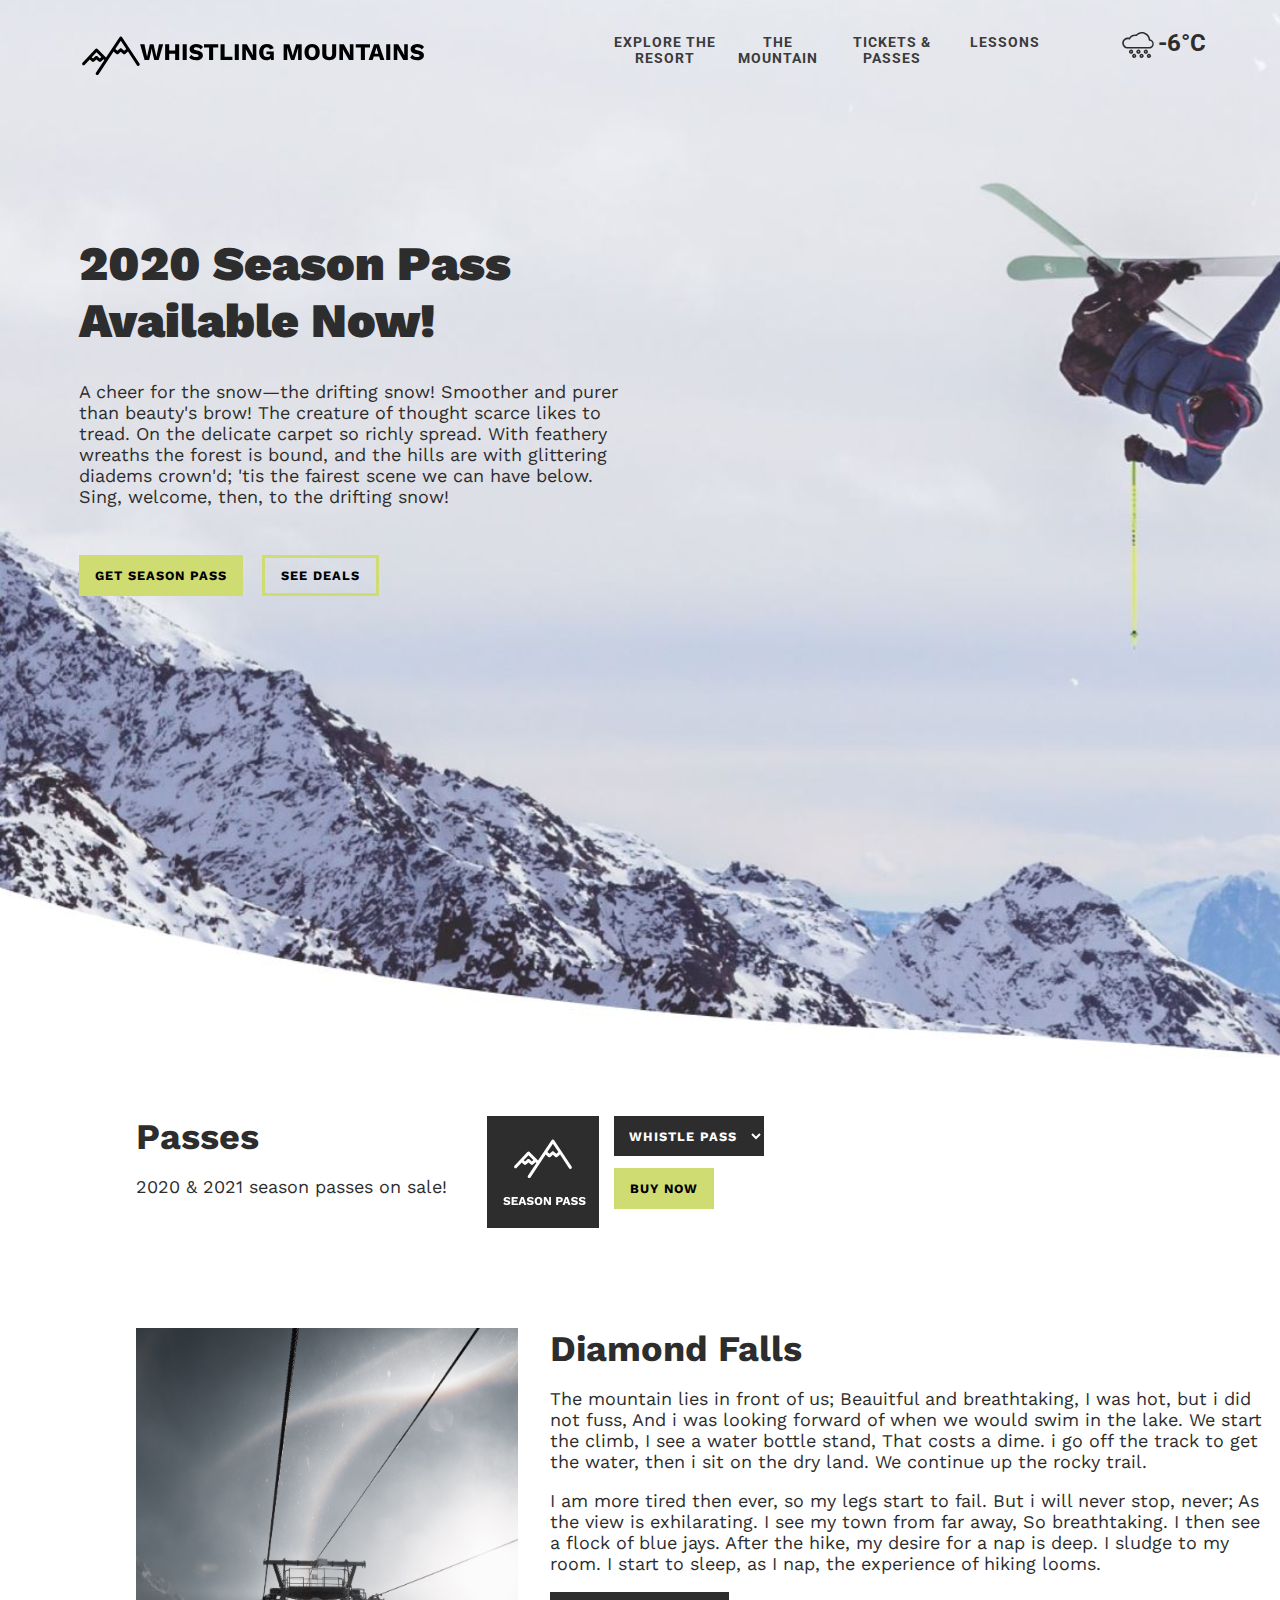
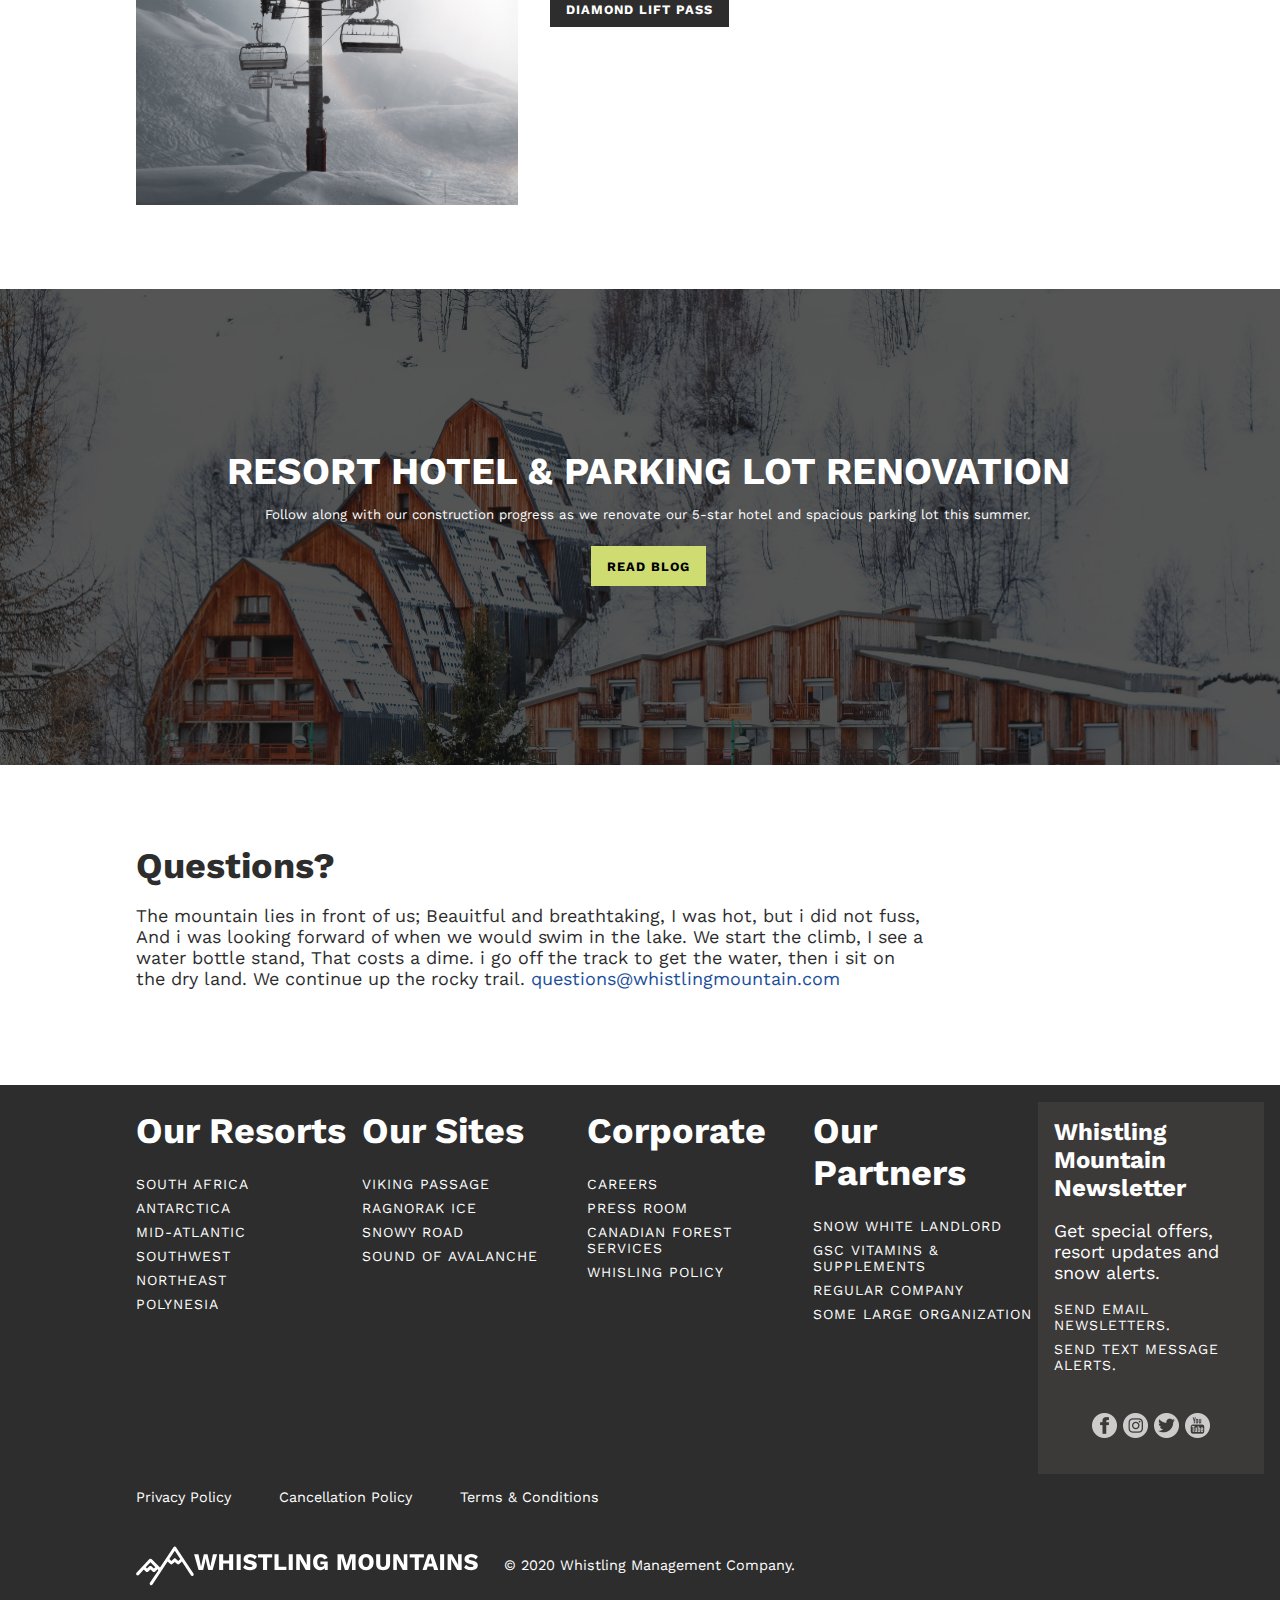
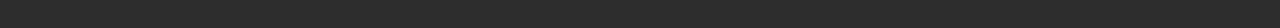
<file: index.html>
<!DOCTYPE html>
<html lang="en">
  <head>
    <meta charset="UTF-8" />
    <meta name="viewport" content="width=device-width, initial-scale=1.0" />
    <title>Whistling Mountains</title>
    <link
      href="https://fonts.googleapis.com/css2?family=Roboto:ital,wght@0,400;0,500;0,700;0,900;1,400;1,500;1,700;1,900&family=Work+Sans:ital,wght@0,400;0,500;0,600;0,700;0,800;0,900;1,400;1,500;1,600;1,700;1,800;1,900&display=swap"
      rel="stylesheet"
    />
    <link rel="stylesheet" type="text/css" href="main.css" />
  </head>
  <body>
    <div class="top-container">
      <header>
        <div></div>
        <div class="mlc">
          <img src="images/MainLogo.svg" alt="main logo" class="mlc-logo" />
        </div>
        <div></div>
        <nav class="nav">
          <ul class="nav-list">
            <li><a href="#" class="nav-link">Explore the Resort</a></li>
            <li><a href="#" class="nav-link">The Mountain</a></li>
            <li><a href="#" class="nav-link">Tickets & Passes</a></li>
            <li><a href="#" class="nav-link">Lessons</a></li>
          </ul>
        </nav>
        <div class="weather">
          <img src="images/Snowy.svg" alt="snowy" class="weather-icon" />
          <span class="weather-temp">-6°C</span>
        </div>
      </header>
      <div class="season-pass-ad">
        <div></div>
        <div>
          <h1 class="season-pass-ad__title">2020 Season Pass Available Now!</h1>
          <p class="season-pass-ad__desc">
            A cheer for the snow—the drifting snow! Smoother and purer than
            beauty's brow! The creature of thought scarce likes to tread. On the
            delicate carpet so richly spread. With feathery wreaths the forest
            is bound, and the hills are with glittering diadems crown'd; 'tis
            the fairest scene we can have below. Sing, welcome, then, to the
            drifting snow!
          </p>
          <button class="btn btn-primary btn-pass">Get Season Pass</button>
          <button class="btn btn-outline deals">See Deals</button>
        </div>
        <div></div>
      </div>
    </div>
    <div class="season-passes">
      <div class="season-passes__top">
        <h1 class="season-passes__title">Passes</h1>
        <p class="season-passes__tagline">2020 & 2021 season passes on sale!</p>
      </div>
      <div class="season-passes__bottom">
        <div class="season-passes__bottom--icon">
          <img
            src="images/SeasonPassSelection.svg"
            alt="season pass selction"
            class="season-pass-selction"
          />
        </div>
        <div class="season-passes__bottom--selections-button">
          <select class="season-passes__options">
            <option value="whistlepass">WHISTLE PASS</option>
            <option value="vikingpass">VIKING PASS</option>
            <option value="oceanicpass">OCEANIC PASS</option>
          </select>
          <button class="btn btn-primary">Buy Now</button>
        </div>
      </div>
    </div>
    <div class="diamond-falls-section">
      <div class="dfs-img-container">
        <img
          src="images/yann-allegre-I2DTjlgeBnY-unsplash.jpg"
          alt="ski lift"
        />
      </div>
      <div class="diamond-falls-desc">
        <h1 class="diamond-falls-title">
          Diamond Falls
        </h1>
        <p>
          The mountain lies in front of us; Beauitful and breathtaking, I was
          hot, but i did not fuss, And i was looking forward of when we would
          swim in the lake. We start the climb, I see a water bottle stand, That
          costs a dime. i go off the track to get the water, then i sit on the
          dry land. We continue up the rocky trail.
        </p>
        <p>
          I am more tired then ever, so my legs start to fail. But i will never
          stop, never; As the view is exhilarating. I see my town from far away,
          So breathtaking. I then see a flock of blue jays. After the hike, my
          desire for a nap is deep. I sludge to my room. I start to sleep, as I
          nap, the experience of hiking looms.
        </p>
        <button class="btn btn-black">Diamond Lift Pass</button>
      </div>
    </div>
      <div class="resort-hotel-announcement">
        <h1>
          RESORT HOTEL & PARKING LOT RENOVATION
        </h1>
        <p>
          Follow along with our construction progress as we renovate our 5-star
          hotel and spacious parking lot this summer.
        </p>
        <button class="btn btn-primary">Read Blog</button>
      </div>
      <div class="questions-box">
        <h1>Questions?</h1>
        <p>
          The mountain lies in front of us; Beauitful and breathtaking, I was
          hot, but i did not fuss, And i was looking forward of when we would
          swim in the lake. We start the climb, I see a water bottle stand, That
          costs a dime. i go off the track to get the water, then i sit on the
          dry land. We continue up the rocky trail. <a href="#">questions@whistlingmountain.com</a>
        </p>
      </div>
      <footer>
        <div class="footer--top">
          <section class="footer-empty-section">

          </section>
          <section class="footer--section">
            <h1>Our Resorts</h1>
            <ul class="footer_nav-list">
              <li><a href="#" class="footer__link">South Africa</a></li>
              <li><a href="#" class="footer__link">Antarctica</a></li>
              <li><a href="#" class="footer__link">Mid-Atlantic</a></li>
              <li><a href="#" class="footer__link">Southwest</a></li>
              <li><a href="#" class="footer__link">Northeast</a></li>
              <li><a href="#" class="footer__link">Polynesia</a></li>
            </ul>
          </section>
          <section class="footer--section">
            <h1>Our Sites</h1>
            <ul class="footer_nav-list">
              <li>
                <a href="#" class="footer__link">Viking Passage</a>
              </li>
              <li><a href="#" class="footer__link">Ragnorak Ice</a></li>
              <li><a href="#" class="footer__link">Snowy Road</a></li>
              <li>
                <a href="#" class="footer__link">Sound of Avalanche</a>
              </li>
            </ul>
          </section>
          <section class="footer--section">
            <h1>Corporate</h1>
            <ul class="footer_nav-list">
              <li><a href="#" class="footer__link">Careers</a></li>
              <li><a href="#" class="footer__link">Press Room</a></li>
              <li>
                <a href="#" class="footer__link">Canadian Forest Services</a>
              </li>
              <li>
                <a href="#" class="footer__link">Whisling Policy</a>
              </li>
            </ul>
          </section>
          <section class="footer--section">
            <h1>Our Partners</h1>
            <ul class="footer_nav-list">
              <li>
                <a href="#" class="footer__link">Snow White Landlord</a>
              </li>
              <li>
                <a href="#" class="footer__link">GSC Vitamins & Supplements</a>
              </li>
              <li>
                <a href="#" class="footer__link">Regular Company</a>
              </li>
              <li>
                <a href="#" class="footer__link">Some Large Organization</a>
              </li>
            </ul>
          </section>
          <section class="newsletter-box">
            <h1>Whistling Mountain Newsletter</h1>
            <p>Get special offers, resort updates and snow alerts.</p>
            <ul class="footer_nav-list">
              <li>
                <a href="#" class="footer__link">Send email newsletters.</a>
              </li>
              <li>
                <a href="#" class="footer__link">Send text message alerts.</a>
              </li>
            </ul>
          <section class="social-media">
          <img
            src="images/facebook_FINAL.png"
            alt="facebook"
            class="facebook-icon"
          />
          <img
            src="images/instagram_FINAL.png"
            alt="instagram"
            class="instagram-icon"
          />
          <img
            src="images/twitter_FINAL_1.png"
            alt="twitter"
            class="twitter-icon"
          />
          <img
            src="images/youtube_FINAL_1.png"
            alt="youtube"
            class="youtube-icon"
          />
        </section>
          </section>
          <section class="footer-empty-section">

          </section>
        </div>
        <section class="policy-line">
          <p>Privacy Policy</p>
          <p>Cancellation Policy</p>
          <p>Terms & Conditions</p>
        </section>
        <section class="logo-copyright">
          <img
            src="images/footer_logo.svg"
            alt="main logo"
            class="main-logo-bottom"
          />
          <p class="copyright-notice">
            © 2020 Whistling Management Company.
          </p>
        </section>
      </footer>
    </div>
  </body>
</html>
</file>
<file: main.css>
:root {
  font-size: 16px;
}

html {
  -webkit-box-sizing: border-box;
  -moz-box-sizing: border-box;
  box-sizing: border-box;
}

*,
*:before,
*:after {
  -webkit-box-sizing: inherit;
  -moz-box-sizing: inherit;
  box-sizing: inherit;
}

body {
  margin: 0;
  color: #2d2d2d;
  font-size: 1.125rem;
  font-family: "Work Sans", sans-serif;
}

header {
  position: relative;
  padding: 1em 1em 0.5em 1em;
  overflow: hidden;
  font-weight: bold;
  font-family: "Roboto", sans-serif;
}

.top-container {
  background-image: url(images/main-bg.svg);
  background-position: left bottom;
  background-size: cover;
  min-height: 1100px;
  content: "";
}

.mlc {
  text-align: center;
}

.mlc-logo {
  width: 80%;
  height: auto;
}

.nav-list {
  display: flex;
  flex-wrap: wrap;
  margin: 1rem 0 0 0;
  padding: 0;
  font-size: 1rem;
  letter-spacing: 1px;
  list-style: none;
  text-align: center;
  text-transform: uppercase;
}

.nav-list li {
  flex-basis: 100%;
  /* text-align: center; */
  padding: 0 0 1rem 0;
}

.nav-link {
  color: #3b3b3b;
  text-decoration: none;
}

.weather {
  display: flex;
  justify-content: center;
  margin: 1rem 0 0 0;
  font-size: 2.5rem;
}

.weather-icon {
  width: 5rem;
}

@media (min-width: 456px) {
  header {
    display: grid;
    grid-template-columns:
      minmax(0, 0.28fr)
      300px
      minmax(0, 1fr)
      minmax(200px, 2fr)
      minmax(200px, 0.5fr);
  }

  .mlc {
    align-self: center;
    padding-top: 1rem;
  }

  .mlc-logo {
    width: 344px;
  }

  .nav {
    align-self: center;
  }

  .nav-list {
    flex-wrap: nowrap;
    font-size: 0.875rem;
  }

  .weather {
    font-size: 1.5rem;
  }

  .weather-icon {
    width: 2.5rem;
  }
}

.weather-temp {
  padding-top: 0.7rem;
}

@media (min-width: 456px) {
  .weather {
    margin-top: 0;
  }
}

.season-pass-ad {
  padding: 0 1rem;
}

.season-pass-ad__title {
  margin: 0;
  font-weight: 900;
  font-size: 2rem;
}

@media (min-width: 456px) {
  .season-pass-ad {
    display: grid;
    grid-template-columns: minmax(0, 1fr) minmax(20rem, 50ch) minmax(1em, 10fr);
    margin-top: 9rem;
  }

  .header {
    background-position: left bottom;
  }

  .season-pass-ad__title {
    margin: 0 0 2rem 0;
    font-size: 3rem;
  }

  .season-pass-ad__desc {
    margin-bottom: 3rem;
  }

  .btn-pass {
    margin-right: 1rem;
  }
}

.btn {
  display: inline-block;
  cursor: pointer;
  font-weight: bold;
  font-size: 0.8rem;
  font-family: inherit;
  letter-spacing: 1px;
  text-decoration: none;
  text-transform: uppercase;
}

.btn-primary {
  border: 0px;
  background-color: #cedc72;
  padding: 1em 1.25em;
  color: #000;
}

.btn-primary:hover {
  background-color: #2d2d2d;
  color: #ffffff;
}

.btn-outline {
  outline: 3px solid #cedc72;
  border: 0;
  background-color: transparent;
  padding: 0.77em 1.25em;
}

.btn-outline:hover {
  outline: 3px solid #2d2d2d;
  background-color: #2d2d2d;
  color: #ffffff;
}

.btn-black {
  border: 0;
  background-color: #2d2d2d;
  padding: 0.77em 1.25em;
  color: #ffffff;
}

.btn-black:hover {
  outline: 3px solid #2d2d2d;
  border: 0;
  background-color: transparent;
  color: #2d2d2d;
}

.season-passes {
  padding: 1rem 1rem;
}

.season-passes__title {
  margin: 0;
}

.season-passes__options {
  border: 0;
  background-color: #2d2d2d;
  padding: 0.724rem 0.7rem;
  color: #ffffff;
  font-weight: bold;
  font-size: 0.8rem;
  font-family: inherit;
  letter-spacing: 1px;
  text-decoration: none;
  text-transform: uppercase;
}

.season-passes__bottom {
  display: grid;
  grid-template-columns: 0.6fr 1fr;
}

.season-passes__bottom--icon {
  grid-row: 1 / 3;
  grid-column: 1 / 2;
}

.season-passes__bottom--selections-button button {
  margin-top: 0.75rem;
}

@media (min-width: 456px) {
  .season-passes {
    display: flex;
    margin-left: 7.5rem;
    max-width: 450px;
  }

  .season-passes__tagline {
    width: 21rem;
  }

  .season-passes__bottom {
    margin-left: 15px;
  }

  .season-passes__bottom--selections-button {
    margin-left: 15px;
  }
}

.dfs-img-container {
  padding: 0 1rem;
}

.dfs-img-container img {
  max-width: 100%;
  height: auto;
}

@media (min-width: 456px) {
  .diamond-falls-section {
    display: flex;
    margin-top: 5rem;
    margin-left: 7.5rem;
  }

  .dfs-img-container img {
    max-width: 382px;
  }

  .diamond-falls-title {
    margin: 0;
  }

  .diamond-falls-desc p {
    max-width: 72ch;
  }
}

.diamond-falls-desc {
  padding: 0 1rem;
}

.resort-hotel-announcement {
  margin-top: 2rem;
  background-image: linear-gradient(rgba(0, 0, 0, 0.6), rgba(0, 0, 0, 0.6)),
    url(images/toa-heftiba-2GMervuSEs4-unsplash.jpg);
  background-position: left 50%;
  background-size: cover;
  padding: 4rem 0 1rem 1rem;
  height: 476px;
  color: #ffffff;
}

@media (min-width: 456px) {
  .resort-hotel-announcement {
    margin-top: 5rem;
    padding-top: 10rem;
    text-align: center;
  }

  .resort-hotel-announcement h1 {
    margin: 0;
    font-size: 2.375rem;
  }

  .resort-hotel-announcement p {
    margin-bottom: 1.5rem;
    font-size: 0.82875rem;
  }
}

.questions-box {
  padding: 0 1rem;
}

@media (min-width: 456px) {
  .questions-box {
    margin-top: 5rem;
    margin-bottom: 6rem;
    margin-left: 7.5rem;
  }

  .questions-box h1 {
    margin: 0;
  }

  .questions-box p {
    max-width: 72ch;
  }

  .questions-box a {
    color: #194e9a;
    text-decoration: none;
  }
}

footer {
  background-color: #2d2d2d;
  padding: 0.05rem 1rem 1rem 1rem;
  color: #ffffff;
}

.footer--top {
  display: grid;
  grid-template-columns: minmax(0, 0) repeat(auto-fit, minmax(auto, 1fr));
}

@media (min-width: 456px) {
  .footer--top {
    grid-template-columns:
      minmax(0, 7.5rem)
      repeat(auto-fit, minmax(200px, 1fr));
  }
}

.footer_nav-list {
  display: flex;
  flex-wrap: wrap;
  margin: 0;
  padding: 0;
  font-size: 0.875rem;
  letter-spacing: 1px;
  list-style: none;
  text-transform: uppercase;
}

.footer_nav-list li {
  flex-basis: 100%;
  padding: 0 0 0.5rem 0;
}

.footer__link {
  color: #ffffff;
  text-decoration: none;
}

.policy-line {
  font-size: 0.9rem;
  text-align: center;
}

@media (min-width: 456px) {
  .policy-line {
    display: flex;
    margin-bottom: 1.5rem;
    margin-left: 7.5rem;
  }

  .policy-line p {
    margin-right: 3rem;
  }
}

.newsletter-box {
  margin-top: 1rem;
  background-color: #3c3939;
  padding: 1rem;
}

.newsletter-box h1 {
  margin: 0;
  font-size: 1.5rem;
}

.social-media {
  padding-top: 2rem;
  padding-bottom: 1rem;
  text-align: center;
}

.social-media img {
  width: 25px;
}

.main-logo-bottom {
  fill: #ffffff;
  width: 100%;
  text-align: center;
}

.copyright-notice {
  font-size: 0.9rem;
  text-align: center;
}

@media (min-width: 456px) {
  .logo-copyright {
    display: flex;
    margin-bottom: 1.5rem;
    margin-left: 7.5rem;
  }

  .main-logo-bottom {
    margin-right: 1.5rem;
    width: 344px;
  }
}
</file>
